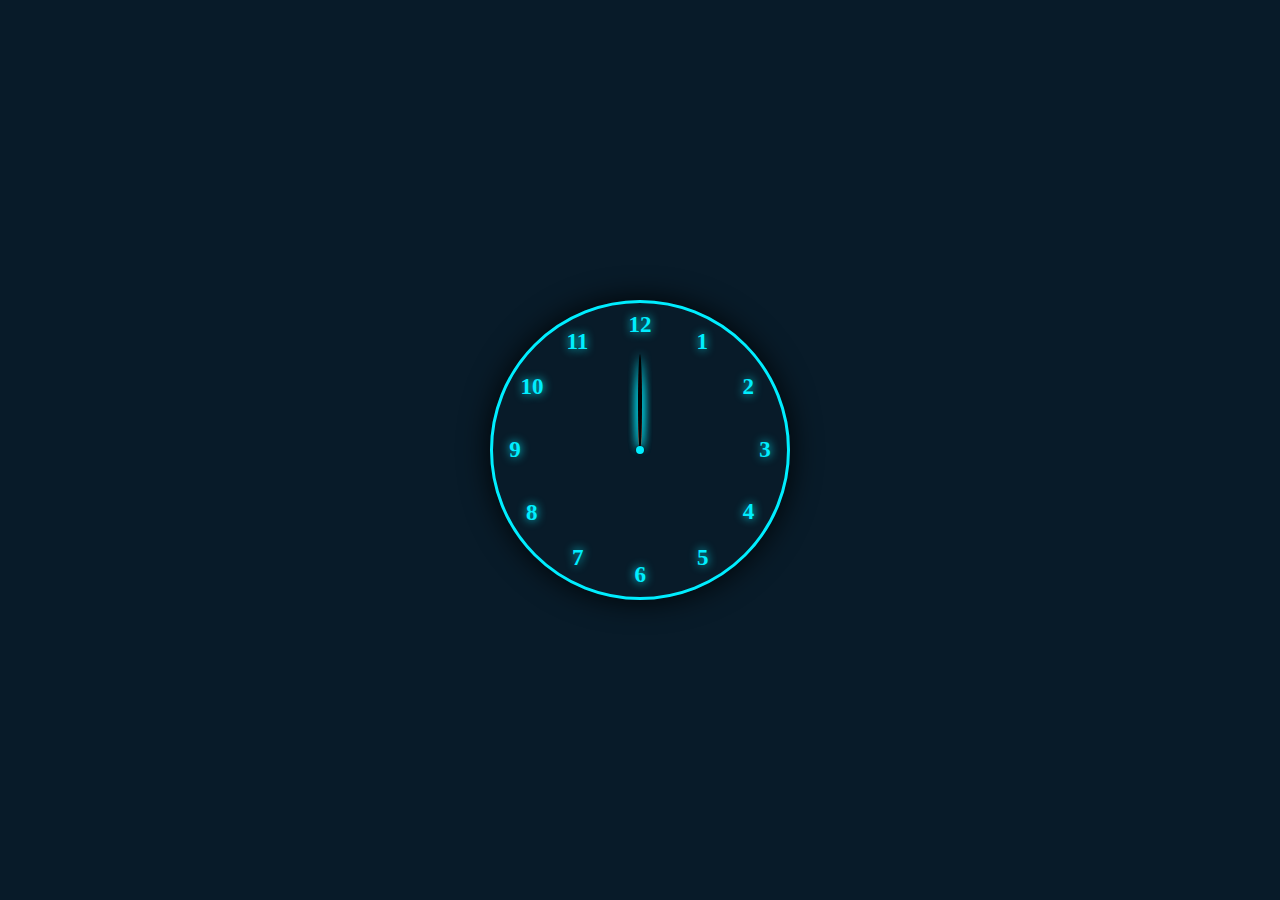
<file: index.html>
<!DOCTYPE html>
<html lang="de">
<head>
    <meta charset="UTF-8">
    <meta name="viewport" content="width=device-width, initial-scale=1.0">
    <link rel="stylesheet" href="styles.css">
    <!--Copyright, Publisher, Autor-->
    <meta name="author" content="Darwin Paz">
    <title>Analog Clock</title>
</head>
<body>
    <div class="container">
        <div class="clock">
        <div class="bar-sec"></div>

            <div style="--clr:#BF973A; --h:70px;" id="hour" class="hand"><i></i></div>
            <div style="--clr:#ff0202; --h:86px;" id="min" class="hand"><i></i></div>
            <div style="--clr:#000000; --h:96px;" id="sec" class="hand"><i></i></div>

            <span style="--i:1;"><b>1</b></span>
            <span style="--i:2;"><b>2</b></span>
            <span style="--i:3;"><b>3</b></span>
            <span style="--i:4;"><b>4</b></span>
            <span style="--i:5;"><b>5</b></span>
            <span style="--i:6;"><b>6</b></span>
            <span style="--i:7;"><b>7</b></span>
            <span style="--i:8;"><b>8</b></span>
            <span style="--i:9;"><b>9</b></span>
            <span style="--i:10;"><b>10</b></span>
            <span style="--i:11;"><b>11</b></span>
            <span style="--i:12;"><b>12</b></span>
        </div>
    </div>
    <script src="script.js"></script>
</body>
</html>
</file>
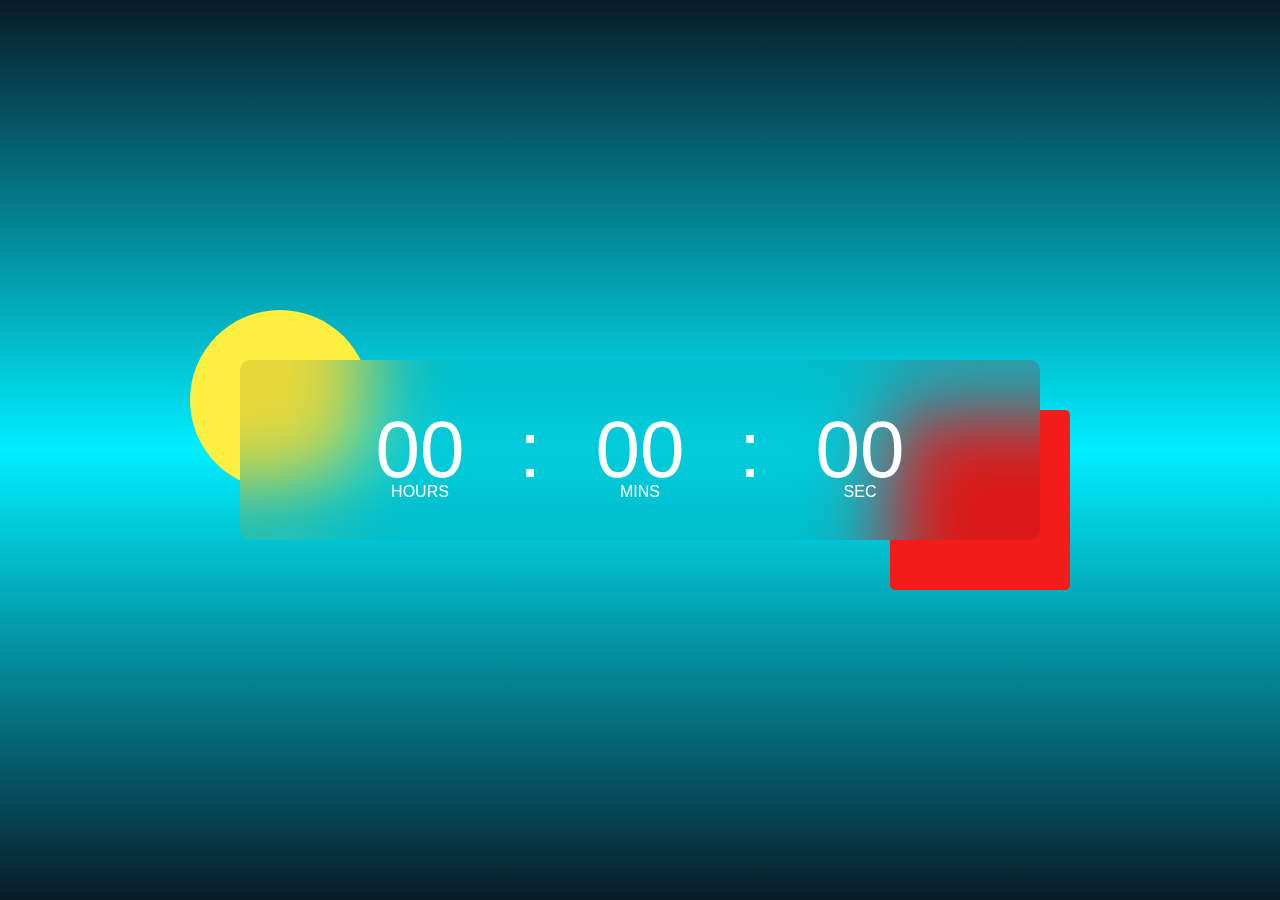
<file: DIGITAL-CLOCK/index.html>
<!DOCTYPE html>
<html lang="de">
<head>
    <meta charset="UTF-8">
    <meta name="viewport" content="width=device-width, initial-scale=1.0">
    <title>Digital Clock</title>
    <link rel="stylesheet" href="style.css">
    <!--Publisher, Autor-->
    <meta name="author" content="Darwin Paz">
</head>
<body>
    <div class="hero">
        <div class="container">
            <div class="clock">
                <span id="hrs">00</span>
                <span>:</span>
                <span id="min">00</span>
                <span>:</span>
                <span id="sec">00</span>
                <!-- <span id="session">AM</span> -->
            </div>
        </div>
    </div>

<script>
    
    let hrs = document.getElementById("hrs");
    let min = document.getElementById("min");
    let sec = document.getElementById("sec");
    
    /*
    let session = document.getElementById('session');

    if(hrs >= 12){
        session.innerHTML = "PM";
    }else{
        session.innerHTML = "AM";
    }
    */
    setInterval(()=>{
        let currentTime = new Date();

        hrs.innerHTML = (currentTime.getHours()<10?"0":"") + currentTime.getHours();
        min.innerHTML = (currentTime.getMinutes()<10?"0":"") + currentTime.getMinutes();
        sec.innerHTML = (currentTime.getSeconds()<10?"0":"") + currentTime.getSeconds();
    },1000)

</script>

</body>
</html>
</file>
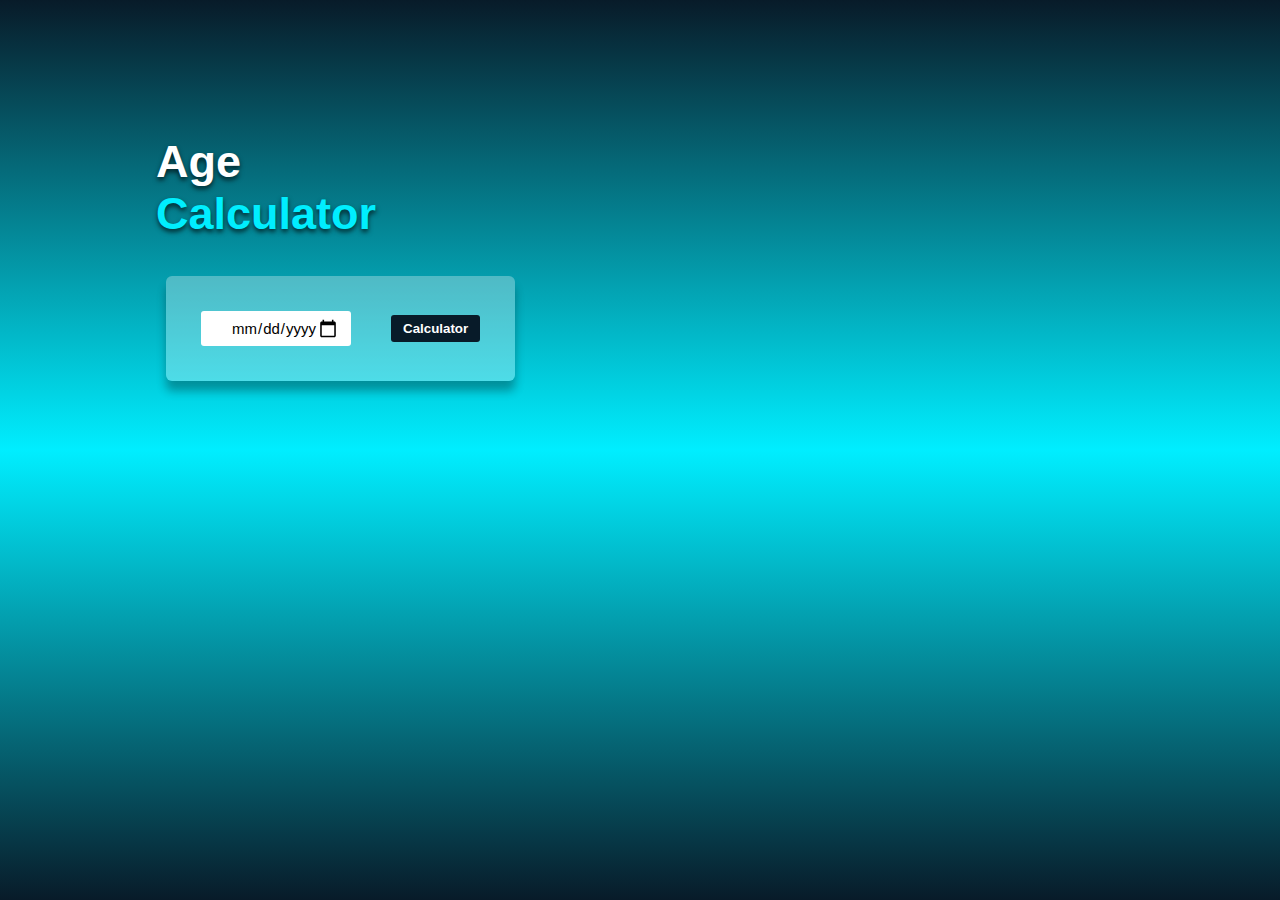
<file: DIGITAL-CLOCK/AGE-CALCULATOR/index.html>
<!DOCTYPE html>
<html lang="de">
<head>
    <meta charset="UTF-8">
    <meta name="viewport" content="width=device-width, initial-scale=1.0">
    <link rel="stylesheet" href="style.css">
    <!--Publisher, Autor-->
    <meta name="author" content="Darwin Paz">
    <title>Age Calculator</title>
</head>
<body>
    
<div class="container">
    <div class="calculator">
        <h1>Age<br><span>Calculator</span></h1>

        <div class="input-box">
            <input type="date" id="date">
            <button onclick="calculateAge()">Calculator</button>
        </div>
        <p id="result"></p>
    </div>
</div>

<script>

let userInput = document.getElementById("date");
userInput.max = new Date().toISOString().split("T")[0];
let result = document.getElementById("result");

function calculateAge(){
    let birthDate = new Date(userInput.value);

    let d1 = birthDate.getDate();
    let m1 = birthDate.getMonth() + 1;
    let y1 = birthDate.getFullYear();

    let today = new Date();

    let d2 = today.getDate();
    let m2 = today.getMonth() + 1;
    let y2 = today.getFullYear();

    let d3, m3, y3;

    y3 = y2 - y1;

    if(m2 >= m1){
        m3 = m2 - m1;
    }else{
        y3--;
        m3 = 12 + m2 - m1;
    }

    if(d2 >= d1){
        d3 = d2 - d1;
    }else{
        m3--;
        d3 = getDaysInMonth(y1, m1) + d2 - d1;
    }
    if(m3 < 0){
        m3 = 11;
        y3--;
    }
    result.innerHTML = `You are <span>${y3}</span> years, <span>${m3}</span> months and <span>${d3}</span> days old`;
}

function getDaysInMonth(year, month){
    return new Date(year, month, 0).getDate();
}

</script>

</body>
</html>
</file>
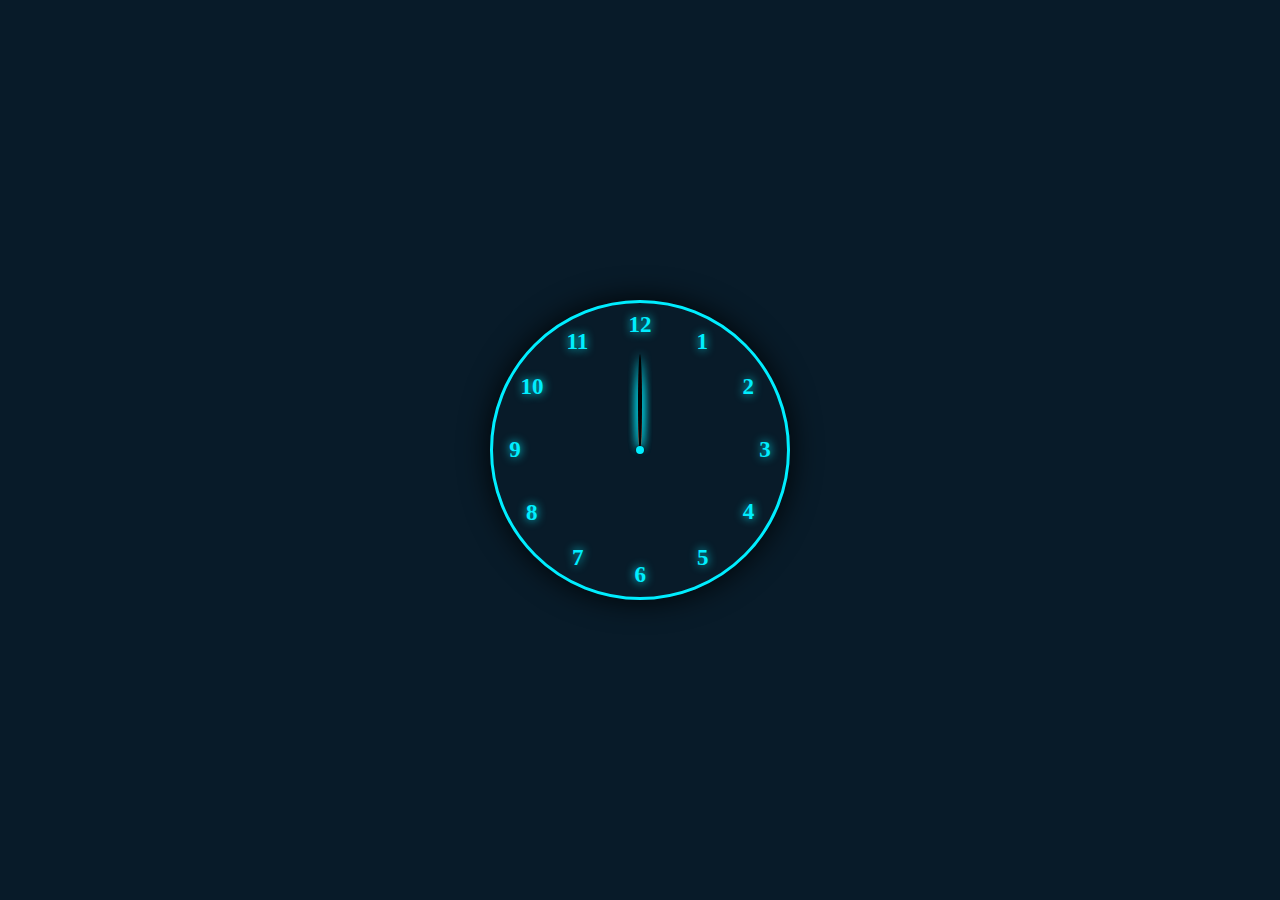
<file: DIGITAL-CLOCK/ANALOG-UHR/index.html>
<!DOCTYPE html>
<html lang="de">
<head>
    <meta charset="UTF-8">
    <meta name="viewport" content="width=device-width, initial-scale=1.0">
    <link rel="stylesheet" href="styles.css">
    <!--Publisher, Autor-->
    <meta name="author" content="Darwin Paz">
    <title>Analog Clock</title>
</head>
<body>
    <div class="container">
        <div class="clock">
        <div class="bar-sec"></div>

            <div style="--clr:#BF973A; --h:70px;" id="hour" class="hand"><i></i></div>
            <div style="--clr:#ff0202; --h:86px;" id="min" class="hand"><i></i></div>
            <div style="--clr:#000000; --h:96px;" id="sec" class="hand"><i></i></div>

            <span style="--i:1;"><b>1</b></span>
            <span style="--i:2;"><b>2</b></span>
            <span style="--i:3;"><b>3</b></span>
            <span style="--i:4;"><b>4</b></span>
            <span style="--i:5;"><b>5</b></span>
            <span style="--i:6;"><b>6</b></span>
            <span style="--i:7;"><b>7</b></span>
            <span style="--i:8;"><b>8</b></span>
            <span style="--i:9;"><b>9</b></span>
            <span style="--i:10;"><b>10</b></span>
            <span style="--i:11;"><b>11</b></span>
            <span style="--i:12;"><b>12</b></span>
        </div>
    </div>
    <script src="script.js"></script>
</body>
</html>
</file>
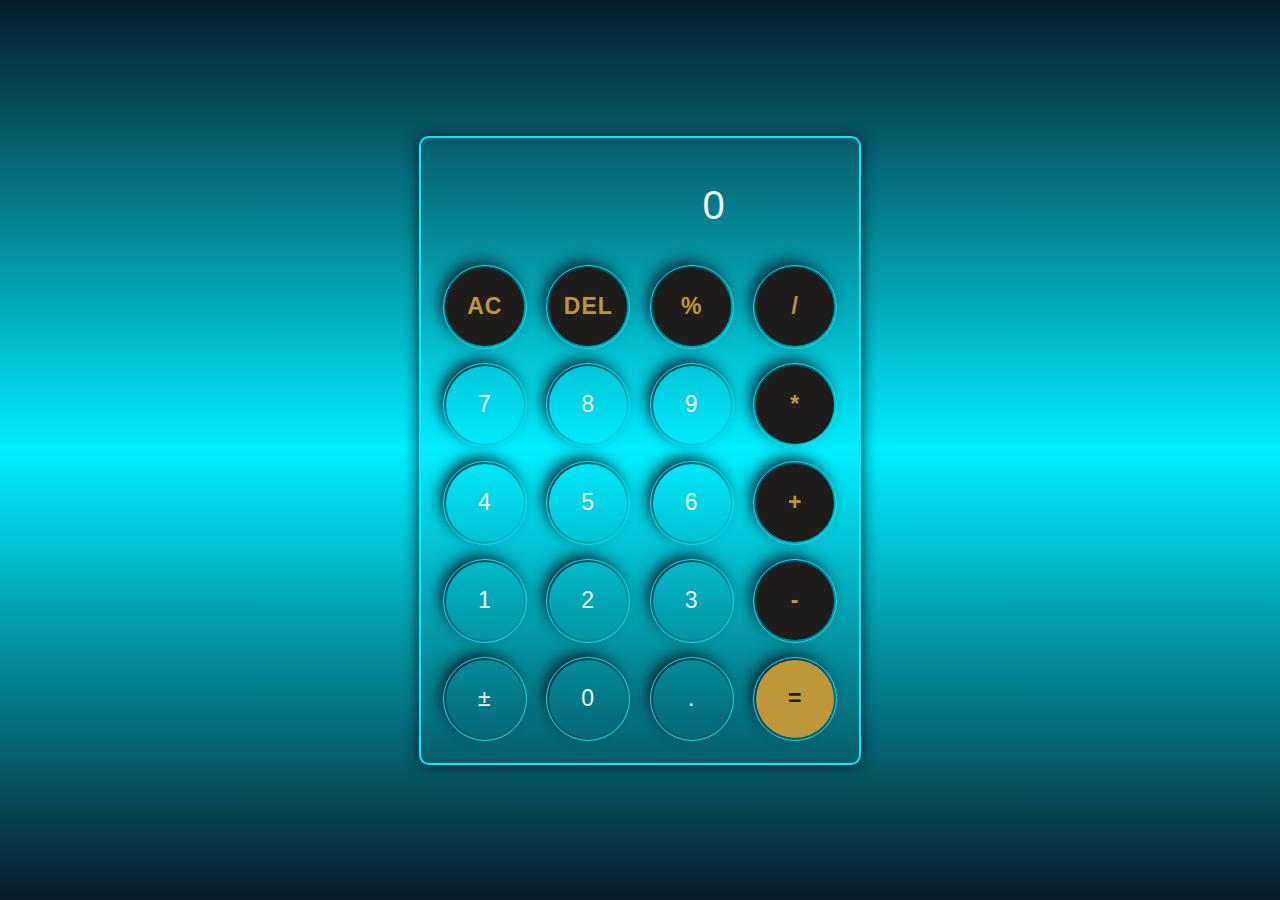
<file: DIGITAL-CLOCK/CALCULATOR/index.html>
<!DOCTYPE html>
<html lang="de">
<head>
    <meta charset="UTF-8">
    <meta name="viewport" content="width=device-width, initial-scale=1.0">
    <title>Calculator</title>
    <link rel="stylesheet" href="style.css">
</head>
<body>

    <div class="calculator">

        <div class="display">
            <input type="text" id="inputBox" value="0"
            placeholder="0" disabled>
        </div>

        <div class="row">
            <button type="button" class="opr">AC</button>
            <button type="button" class="opr">DEL</button>
            <button type="button" class="opr">%</button>
            <button type="button" class="opr">/</button>
        </div>

        <div class="row">
            <button type="button">7</button>
            <button type="button">8</button>
            <button type="button">9</button>
            <button type="button" class="opr">*</button>
        </div>

        <div class="row">
            <button type="button">4</button>
            <button type="button">5</button>
            <button type="button">6</button>
            <button type="button" class="opr">+</button>
        </div>

        <div class="row">
            <button type="button">1</button>
            <button type="button">2</button>
            <button type="button">3</button>
            <button type="button" class="opr">-</button>
        </div>

        <div class="row">
            <button type="button" id="plusMinus">&#xB1;</button>
            <button type="button">0</button>
            <button type="button">.</button>
            <button type="button" id="eqBtn">=</button>
        </div>

    </div>
    
    <script src="app.js"></script>

</body>
</html>
</file>
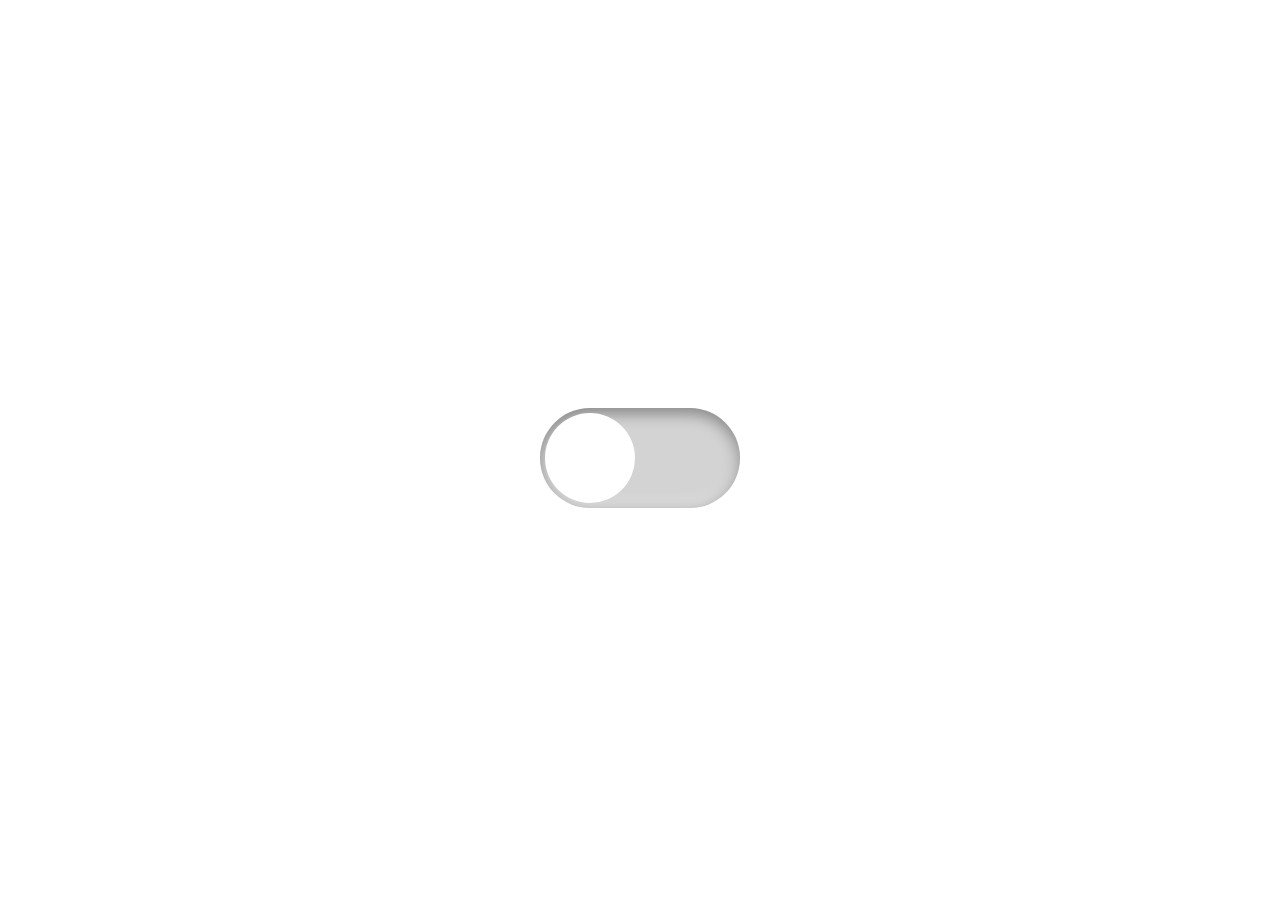
<file: DIGITAL-CLOCK/DARK-LIGHT-BOTTON/index.html>
<!DOCTYPE html>
<html lang="de">
<head>
    <meta charset="UTF-8">
    <meta name="viewport" content="width=device-width, initial-scale=1.0">
    <title>Toggle Button | Dark & Light</title>
    <link rel="stylesheet" href="style.css">
    <!--Publisher, Autor-->
    <meta name="author" content="Darwin Paz">
    <title>Dark | Light</title>
</head>
<body>
<input type="checkbox" id="button">
<label for="button"></label>

<script>
    let button = document.getElementById('button')

    button.addEventListener('change',()=>{
        document.body.classList.toggle('dark')
    })
</script>
</body>
</html>
</file>
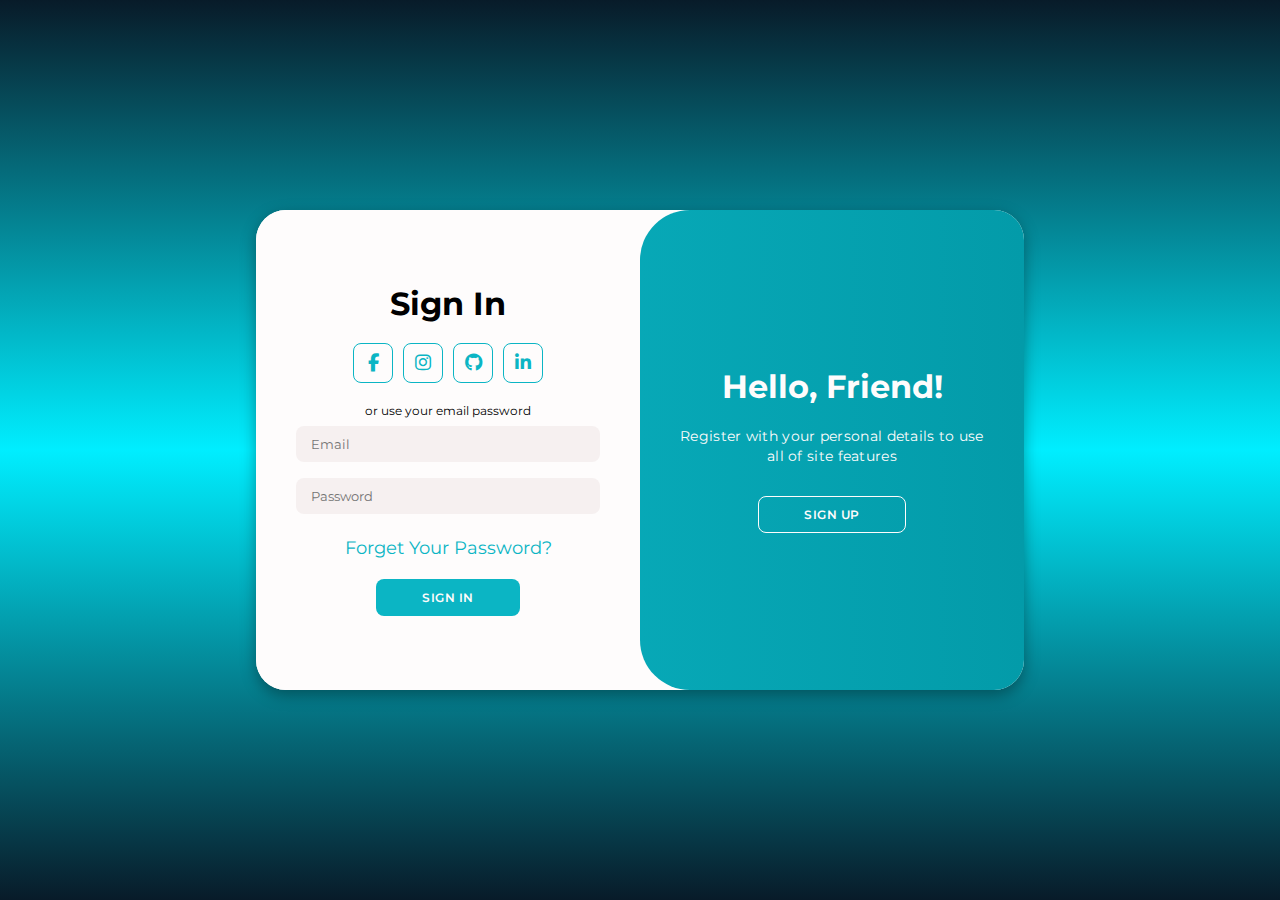
<file: DIGITAL-CLOCK/LOGIN 2.0/index.html>
<!DOCTYPE html>
<html lang="de">
<head>
    <meta charset="UTF-8">
    <meta name="viewport" content="width=device-width, initial-scale=1.0">
    <link rel="stylesheet" href="https://cdnjs.cloudflare.com/ajax/libs/font-awesome/6.4.2/css/all.min.css">
    <link rel="stylesheet" href="style.css">
    <!--Publisher, Autor-->
    <meta name="author" content="Darwin Paz">
    <title>Login 2.0</title>
</head>
<body>
    
    <div class="container" id="container">
        <div class="form-container sign-up">
            <form>
                <h1>Create Account</h1>
                <div class="social-icons">
                    <a href="#" class="icon"><i class="fa-brands fa-facebook-f"></i></a>
                    <a href="#" class="icon"><i class="fa-brands fa-instagram"></i></a>
                    <a href="#" class="icon"><i class="fa-brands fa-github"></i></a>
                    <a href="#" class="icon"><i class="fa-brands fa-linkedin-in"></i></a>
                </div>
                <span>or use your email for registeration</span>
                <input type="text" placeholder="Name">
                <input type="email" placeholder="Email">
                <input type="password" placeholder="Password">
                <button>Sign Up</button>
            </form>
        </div>
        <div class="form-container sign-in">
            <form>
                <h1>Sign In</h1>
                <div class="social-icons">
                    <a href="#" class="icon"><i class="fa-brands fa-facebook-f"></i></a>
                    <a href="#" class="icon"><i class="fa-brands fa-instagram"></i></a>
                    <a href="#" class="icon"><i class="fa-brands fa-github"></i></a>
                    <a href="#" class="icon"><i class="fa-brands fa-linkedin-in"></i></a>
                </div>
                <span>or use your email password</span>
                <input type="email" placeholder="Email">
                <input type="password" placeholder="Password">
                <a href="#">Forget Your Password?</a>
                <button>Sign In</button>
            </form>
        </div>
        <div class="toggle-container">
            <div class="toggle">
                <div class="toggle-panel toggle-left">
                    <h1>Welcome Back!</h1>
                    <p>Enter your personal details to use all of site features</p>
                    <button class="hidden" id="login">Sign In</button>
                </div>
                <div class="toggle-panel toggle-right">
                    <h1>Hello, Friend!</h1>
                    <p>Register with your personal details to use all of site features</p>
                    <button class="hidden" id="register">Sign Up</button>
                </div>
            </div>
        </div>
    </div>

    <script src="script.js"></script>

</body>
</html>
</file>
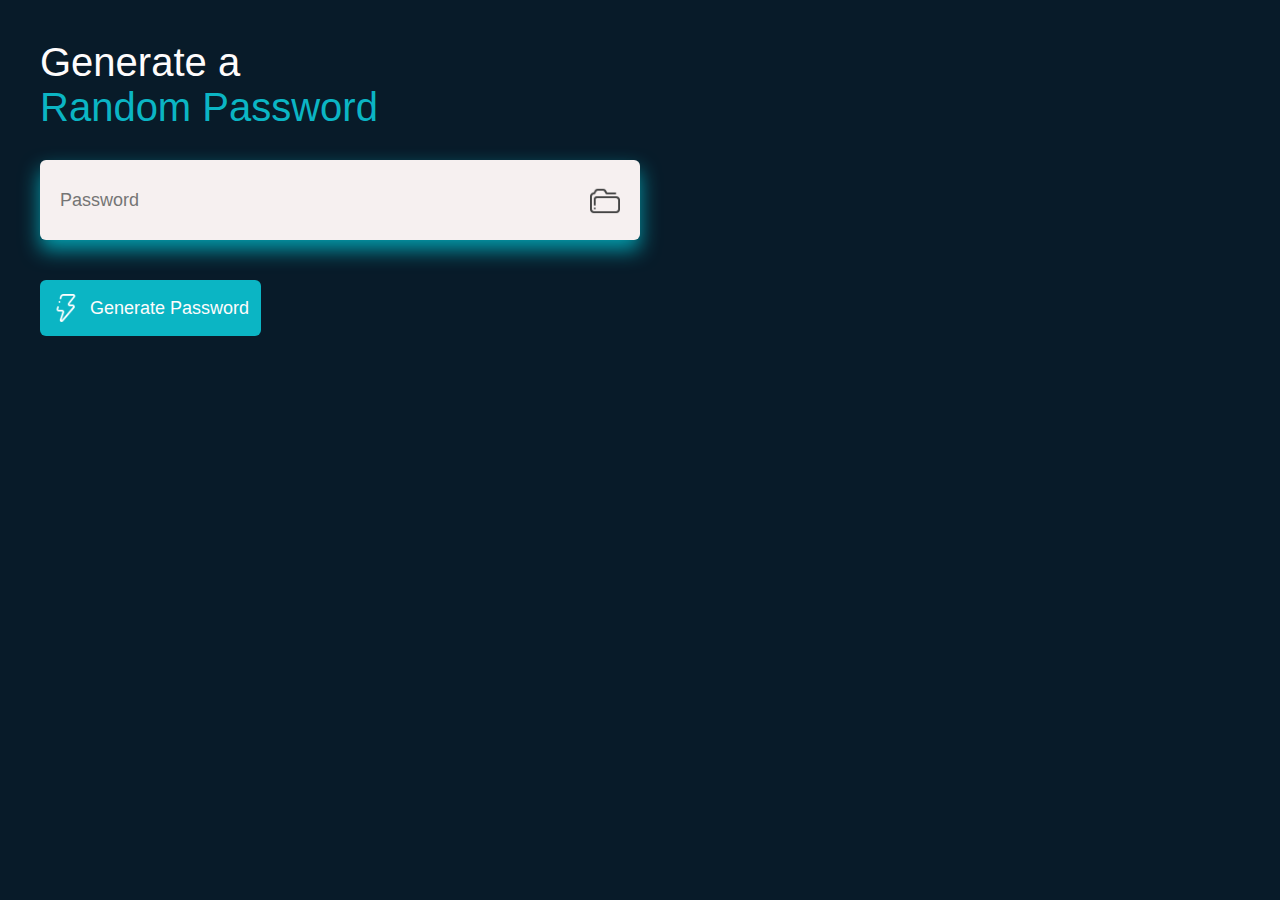
<file: DIGITAL-CLOCK/PASSWORD-GENERATOR/index.html>
<!DOCTYPE html>
<html lang="de">
<head>
    <meta charset="UTF-8">
    <meta name="viewport" content="width=device-width, initial-scale=1.0">
    <link rel="stylesheet" href="style.css">
    <!--Publisher, Autor-->
    <meta name="author" content="Darwin Paz">
    <title>Random Password Generator</title>
</head>
<body>
    
<div class="container">
    <h1>Generate a <br><span>Random Password</span></h1>
    <div class="display">
        <input type="text" id="password" placeholder="Password">
        <img src="images/copy.png" onclick="copyPassword()">
    </div>
    <button onclick="createPassword()"><img src="images/generate.png">Generate Password</button>
</div>

<script>

    const passwordBox = document.getElementById("password");
    const lenght = 12;

    const upperCase = "ABCDEFGHIJKLMNOPQRSTUVWXYZ";
    const lowerCase = "abcdefghijklmnopqrstuvwxyz";
    const number = "0123456789";
    const symbol = "@#$%^<>&()_+|}{[]/-=*";

    const allChars = upperCase + lowerCase + number + symbol;

    function createPassword(){
        let password = "";
        password += upperCase[Math.floor(Math.random() * upperCase.length)];
        password += lowerCase[Math.floor(Math.random() * lowerCase.length)];
        password += number[Math.floor(Math.random() * number.length)];
        password += symbol[Math.floor(Math.random() * symbol.length)];

        while(lenght > password.length){
            password += allChars[Math.floor(Math.random() * allChars.length)];
        }
        passwordBox.value = password;
    }

    function copyPassword(){
        passwordBox.select();
        document.execCommand("copy");
    }

</script>

</body>
</html>
</file>
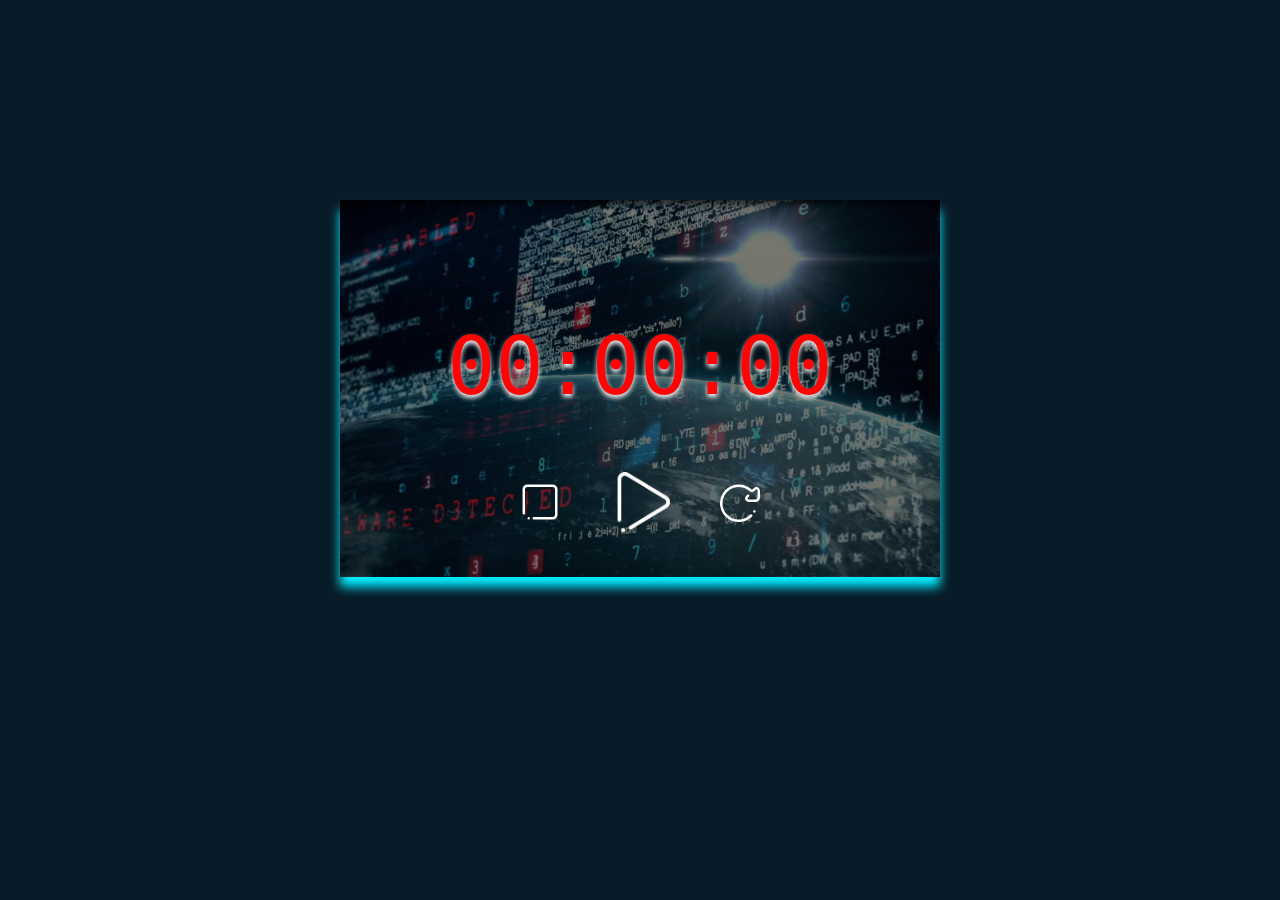
<file: DIGITAL-CLOCK/STOPWATCH/index.html>
<!DOCTYPE html>
<html lang="de">
<head>
    <meta charset="UTF-8">
    <meta name="viewport" content="width=device-width, initial-scale=1.0">
    <link rel="stylesheet" href="style.css">
    <!--Publisher, Autor-->
    <meta name="author" content="Darwin Paz">
    <title>Stopwatch</title>
</head>
<body>
    
<div class="stopwatch">
    <h1 id="displayTime">00:00:00</h1>
    <div class="buttons">
        <img src="images/Stop.png" onclick="watchStop()">
        <img src="images/Play.png" onclick="watchStart()">
        <img src="images/Reload.png" onclick="watchReset()">
    </div>
</div>

<script>

    let [seconds, minutes, hours] = [0,0,0];
    let displayTime = document.getElementById("displayTime");
    let timer = null;

    function stopwatch(){
        seconds++;
        if(seconds == 60){
            seconds = 0;
            minutes++;
            if(minutes == 60){
                minutes = 0;
                hours++;
            }
        }

        let h = hours < 10 ? "0" + hours : hours;
        let m = minutes < 10 ? "0" + minutes : minutes;
        let s = seconds < 10 ? "0" + seconds : seconds;

        displayTime.innerHTML = h +":"+ m +":"+ s;
    }

    function watchStart(){
        if(timer!== null)
        {
            clearInterval(timer);
        }
        timer = setInterval(stopwatch,1000);
    }

    function watchStop(){
        clearInterval(timer);
    }

    function watchReset(){
        clearInterval(timer);
        [seconds, minutes, hours] = [0,0,0];
        displayTime.innerHTML = "00:00:00";
    }

</script>

</body>
</html>
</file>
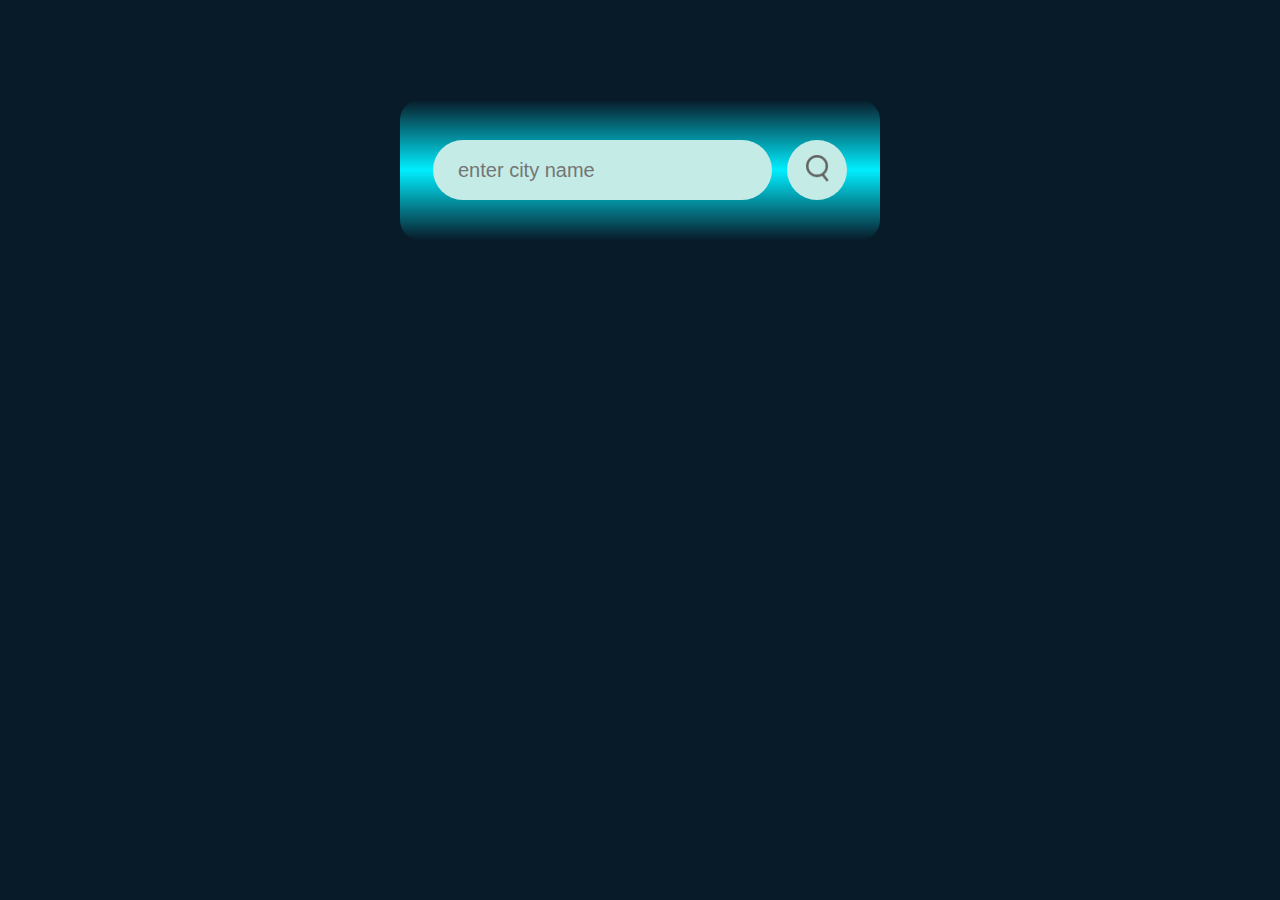
<file: DIGITAL-CLOCK/WEATHER-APP/index.html>
<!DOCTYPE html>
<html lang="de">
<head>
    <meta charset="UTF-8">
    <meta name="viewport" content="width=device-width, initial-scale=1.0">
    <title>Weather App</title>
    <link rel="stylesheet" href="style.css">
    <!--Publisher, Autor-->
    <meta name="author" content="Darwin Paz">
</head>
<body>

<div class="card">
    <div class="search">
        <input type="text" placeholder="enter city name" spellcheck="false">
        <button><img src="images/search.png"></button>
    </div>
    <div class="error">
        <p>Invalid city name</p>
    </div>

    <div class="weather">
        <img src="images/rain.png" class="weather-icon">

        <h1 class="temp">22 °C</h1>

        <h2 class="city">New York</h2>
        <div class="details">

            <div class="col">
                <img src="images/humidity.png">
                <div>
                    <p class="humidity">50%</p>
                    <p>Humidity</p>
                </div>
            </div>

            <div class="col">
                <img src="images/wind.png">
                <div>
                    <p class="wind">23 km/h</p>
                    <p>Wind Speed</p>
                </div>
            </div>
        </div>
    </div>
</div>

<script>

// https://openweathermap.org/
const apiKey = "ef28e0f0d86e732ce4f82d82418da2c6";
const apiUrl = "https://api.openweathermap.org/data/2.5/weather?unit=metric&q=";

const searchBox = document.querySelector(".search input");
const searchBtn = document.querySelector(".search button");
const weatherIcon = document.querySelector(".weather-icon");

async function checkWeather(city){
    const response = await fetch(apiUrl + city + `&appid=${apiKey}`);

    if(response.status == 404){
        document.querySelector(".error").style.display = "block";
        document.querySelector(".weather").style.display = "none";
    }else{

        var data = await response.json();

    document.querySelector(".city").innerHTML = data.name;
    document.querySelector(".temp").innerHTML = Math.floor(data.main.temp * 1) / 10 + "°C"; // Falta calibrar temp
    document.querySelector(".humidity").innerHTML = data.main.humidity + "%";
    document.querySelector(".wind").innerHTML = data.wind.speed + " km/h";

    if(data.weather[0].main == "Clouds"){
        weatherIcon.src = "images/clouds.png";
    }
    else if(data.weather[0].main == "Clear"){
            weatherIcon.src = "images/clear.png";
    }
    else if(data.weather[0].main == "Rain"){
            weatherIcon.src = "images/rain.png";
    }
    else if(data.weather[0].main == "Drizzle"){
            weatherIcon.src = "images/drizzle.png";
    }
    else if(data.weather[0].main == "Mist"){
            weatherIcon.src = "images/mist.png";
    }

    document.querySelector(".weather").style.display = "block";
    document.querySelector(".error").style.display = "none";
    }

    
}

    searchBtn.addEventListener("click", ()=>{
        checkWeather(searchBox.value);
    })



</script>

</body>
</html>
</file>
<file: styles.css>
/* VARIABLES DEFINITION */
:root{
    --color-number: #BF973A;
    --color-secondary: #433F3E;

    --color-background: #081b29;
    --color-transparent: transparent;

    --color-hour: #0ef;
    --color-min: #1f1c1c;
    --color-sec: #433F3E;
}

/*--GENERAL STYLES--*/
*{
    margin: 0;
    padding: 0;
    box-sizing: border-box;
    font-family: 'Franklin Gothic Medium';
    color: var(--color-number);
}

body{
    display: flex;
    justify-content: center;
    align-items: center;
    min-height: 100vh;
    background-color: var(--color-background);
    overflow: hidden;
}

.container{
    position: relative;
}

.clock{
    width: 300px;
    height: 300px;
    border-radius: 50%;
    
    border: 3px solid var(--color-hour);
    box-shadow: 0px 0px 30px rgb(0, 0, 0, 0.9);

    display: flex;
    justify-content: center;
    align-items: center;
}


.bar-sec span b{
    display: inline-block;
    width: 2;
    height: 10;
    background: var(--color-hour);
}

.clock span{
    position: absolute;
    transform: rotate(calc(30deg * var(--i)));
    inset: 12px;
    text-align: center;
}

.clock span b{
    transform: rotate(calc(-30deg * var(--i)));
    display: inline-block;
    font-size: 23px;
    color: var(--color-hour);
    text-shadow: 0 0 10px var(--color-hour);
}


.clock::before{
    content: '';
    position: absolute;
    width: 8px;
    height: 8px;
    border-radius: 50%;
    background-color: var(--color-number);
    z-index: 2;
}

.clock::before{
    content: '';
    position: absolute;
    top: 50%;
    transform: translateY(-50%);
    width: 8px;
    height: 8px;
    background: var(--color-hour);
    border-radius: 50%;
    box-shadow: 0px 0px 2px rgb(0, 0, 0, 0.9);
}

.hand{
    position: absolute;
    display: flex;
    justify-content: center;
    align-items: flex-end;
}

.hand i{
    position: absolute;
    background-color: var(--clr);
    width: 4px;
    height: var(--h);
    border-radius: 8px;

    display: inline-block;
    transform-origin: bottom;
    border-radius: 50%;
    box-shadow: 0 0 10px var(--color-hour);
}
</file>
<file: DIGITAL-CLOCK/style.css>
*{
    margin: 0;
    padding: 0;
    font-family: 'Poppins', sans-serif;
    box-sizing: border-box;
}

.hero{
    width: 100%;
    min-height: 100vh;
    background: linear-gradient(180deg,#081b29, #0ef, #081b29);
    color: #fff;
    position: relative;
}

.container{
    width: 800px;
    height: 180px;
    position: absolute;
    top: 50%;
    left: 50%;
    transform: translate(-50%, -50%);
}

.clock{
    width: 100%;
    height: 100%;
    background: rgba(0, 0, 0, 0.093);
    border-radius: 10px;
    display: flex;
    align-items: center;
    justify-content: center;

    backdrop-filter: blur(40px);
}

.container::before{
    content: '';
    width: 180px;
    height: 180px;
    background: #ffef41;
    border-radius: 50%;
    position: absolute;
    left: -50px;
    top: -50px;
    z-index: -1;
}

.container::after{
    content: '';
    width: 180px;
    height: 180px;
    background: #f41b1b;
    border-radius: 5px;
    position: absolute;
    right: -30px;
    bottom: -50px;
    z-index: -1;
}

.clock span{
    font-size: 80px;
    width: 110px;
    display: inline-block;
    text-align: center;
    position: relative;
}

.clock span::after{
    font-size: 16px;
    position: absolute;
    bottom: -5px;
    left: 50%;
    transform: translate(-50%);
}

#hrs::after{
    content: 'HOURS';
}

#min::after{
    content: 'MINS';
}

#sec::after{
    content: 'SEC';
}
</file>
<file: DIGITAL-CLOCK/AGE-CALCULATOR/style.css>
/* VARIABLES DEFINITION */

:root{
    --color-principal: #dbf1ee;
    --color-secondary: #26e0d7;

    --color-background: #081b29;
    --color-background2: #0ef;
    --color-transparent: transparent;

    --color-text: #081b29;
    --color-click: #26eb0c;
    --color-white:#fff;
}

/*--GENERAL STYLES--*/
*{
    margin: 0;
    padding: 0;
    font-family: 'Poppins', sans-serif;
    box-sizing: border-box;
}

.container{
    width: 420;
    padding: 10px;
    min-height: 100vh;
    background: linear-gradient(180deg, #081b29, #0ef, #081b29);
    color: var(--color-white);
}

.calculator{
    width: 100%;
    max-width: 500%;
    margin-left: 10%;
    margin-top: 10%;
}
.calculator h1{
    margin: 20px;
    margin-bottom: 6px;
    font-size: 45px;
    text-shadow: 0 3px 5px rgba(0, 0, 0, 0.7);
}
.calculator h1 span{
    color: var(--color-background2);
}

.input-box{
    position: absolute;
    margin: 30px;
    padding: 35px;
    border-radius: 6px;
    background: rgba(255, 255, 255, 0.3);
    display: flex;
    align-items: center;
    box-shadow: 0 10px 10px rgba(0, 0, 0, 0.3);
}
.input-box input{
    flex: 1;
    margin-right: 40px;
    padding: 8px 30px;
    border: 0;
    outline: 0;
    font-size: 15px;
    border-radius: 3px;
}
.input-box button{
    background: var(--color-text);
    border: 0;
    outline: 0;
    padding: 6px 12px;
    border-radius: 3px;
    font-weight: 600;
    color: var(--color-white);
    cursor: pointer;
}
.input-box input::-webkit-calendar-picker-indicator{
    top: 0;
    left: 0;
    right: 165px;
    bottom: 0;
    width: auto;
    height: auto;
    position: absolute;
    background-position: calc(100% - 10px);
    background-size: 20px;
    cursor: pointer;
}
.input-box button:hover {
    background-color: var(--color-click);
    color: var(--color-background);
    transform:scale(1.1);
    box-shadow: 0 10px 10px rgba(0, 0, 0, 0.3);
}

#result{
    font-size: 14px;
    position: relative;
    left: 30px;
    text-shadow: 0 3px 5px rgba(0, 0, 0, 0.7);
}

#result span{
    color: var(--color-click);
}
</file>
<file: DIGITAL-CLOCK/ANALOG-UHR/styles.css>
/* VARIABLES DEFINITION */
:root{
    --color-number: #BF973A;
    --color-secondary: #433F3E;

    --color-background: #081b29;
    --color-transparent: transparent;

    --color-hour: #0ef;
    --color-min: #1f1c1c;
    --color-sec: #433F3E;
}

/*--GENERAL STYLES--*/
*{
    margin: 0;
    padding: 0;
    box-sizing: border-box;
    font-family: 'Franklin Gothic Medium';
    color: var(--color-number);
}

body{
    display: flex;
    justify-content: center;
    align-items: center;
    min-height: 100vh;
    background-color: var(--color-background);
    overflow: hidden;
}

.container{
    position: relative;
}

.clock{
    width: 300px;
    height: 300px;
    border-radius: 50%;
    
    border: 3px solid var(--color-hour);
    box-shadow: 0px 0px 30px rgb(0, 0, 0, 0.9);

    display: flex;
    justify-content: center;
    align-items: center;
}


.bar-sec span b{
    display: inline-block;
    width: 2;
    height: 10;
    background: var(--color-hour);
}

.clock span{
    position: absolute;
    transform: rotate(calc(30deg * var(--i)));
    inset: 12px;
    text-align: center;
}

.clock span b{
    transform: rotate(calc(-30deg * var(--i)));
    display: inline-block;
    font-size: 23px;
    color: var(--color-hour);
    text-shadow: 0 0 10px var(--color-hour);
}


.clock::before{
    content: '';
    position: absolute;
    width: 8px;
    height: 8px;
    border-radius: 50%;
    background-color: var(--color-number);
    z-index: 2;
}

.clock::before{
    content: '';
    position: absolute;
    top: 50%;
    transform: translateY(-50%);
    width: 8px;
    height: 8px;
    background: var(--color-hour);
    border-radius: 50%;
    box-shadow: 0px 0px 2px rgb(0, 0, 0, 0.9);
}

.hand{
    position: absolute;
    display: flex;
    justify-content: center;
    align-items: flex-end;
}

.hand i{
    position: absolute;
    background-color: var(--clr);
    width: 4px;
    height: var(--h);
    border-radius: 8px;

    display: inline-block;
    transform-origin: bottom;
    border-radius: 50%;
    box-shadow: 0 0 10px var(--color-hour);
}
</file>
<file: DIGITAL-CLOCK/CALCULATOR/style.css>
/* VARIABLES DEFINITION */
:root{
    --color-principal: #BF973A;
    --color-secondary: #f5f0ef;

    --color-background: #081b29;
    --color-background2: #0ef;
    --color-transparent: transparent;

    --color-number: #081b29;
    --color-opr: #1f1c1c;
    --color-del: #ed1818;
    --color-ac: #433F3E;
}

/*--GENERAL STYLES--*/
*{
    margin: 0;
    padding: 0;
    box-sizing: border-box;
    font-family: 'Franklin Gothic Medium', 'Arial Narrow', Arial, sans-serif;
    letter-spacing: 1px;
}

body{
    min-height: 100vh;
    max-width: 100%;
    display: flex;
    justify-content: center;
    align-items: center;

    background: linear-gradient(180deg,#081b29, #0ef, #081b29);
}

.calculator{
    padding: 15px;
    box-shadow: 0 0 15px var(--color-background);
    border: 2px solid var(--color-background2);
    border-radius: 10px;
}

.display input{
    width: 300px;
    border: none;
    outline: none;
    padding: 20px;
    margin: 10px;
    background: transparent;
    color: var(--color-secondary);
    font-size: 40px;
    text-align: right;
    cursor: pointer;
}

input::placeholder{
    color: var(--color-secondary);
}

button{
    width: 78px;
    height: 78px;
    margin: 10px;
    background: transparent;
    font-size: 23px;
    font-weight: 500;
    color: var(--color-secondary);
    border: 0;
    border-radius: 50%;
    box-shadow: -5px -6px 15px var(--color-background);
    outline: 1px solid var(--color-background2);
    outline-offset: 2px;
    cursor: pointer;
}

button:active{
    background: var(--color-number);
    transform: translate(2px, 2px);
}

.opr{
    color: var(--color-principal);
    background: var(--color-opr);
    font-weight: 600;
}

#eqBtn{
    color: var(--color-opr);
    background: var(--color-principal);
    font-weight: 700;
}
</file>
<file: DIGITAL-CLOCK/DARK-LIGHT-BOTTON/style.css>
/*--GENERAL STYLES--*/

body{
    display: flex;
    align-items: center;
    justify-content: center;
    min-height: 100vh;
    transition: .3s  ease;
}

.dark{
    background-color: #081b29;
}

#button{
    display: none;
}

label{
    width: 200px;
    height: 100px;
    background-color: lightgrey;
    border-radius: 50px;
    box-shadow: inset 0px 5px 15px rgba(0, 0, 0, 0.4),
                inset 0px -5px 15px rgba(255, 255, 255, 0.4);
    position: relative;
    cursor: pointer;
}

label::before{
    position: absolute;
    content: "";
    height: 90px;
    width: 90px;
    background-color: white;
    border-radius: 50%;
    margin: 5px;
    transform: .3s ease;
}

#button:checked + label::before{
    transform: translateX(100px);
    background-color: #081b29;

}
</file>
<file: DIGITAL-CLOCK/LOGIN 2.0/style.css>
@import url('https://fonts.googleapis.com/css2?family=Montserrat:wght@300;400;500;600;700&display=swap');

/* VARIABLES DEFINITION */

:root{
    --color-principal:  #0bb5c4;
    --color-secondary: #433F3E;

    --color-background: #081b29;
    --color-white: #fefcfc;
    --color-transparent: transparent;
    
    --color-icons: #1f1c1c;
    --color-title: #dcd8d6;
    --color-subtitle: #000000;
    --color_text: #433F3E;

    --color-placeholder: #f6f0f0;
}

/*--GENERAL STYLES--*/

*{
    margin: 0;
    padding: 0;
    box-sizing: border-box;
    font-family: 'Montserrat', sans-serif;
}

body{
    
    background: linear-gradient(180deg, #081b29, #0ef, #081b29);
    display: flex;
    align-items: center;
    justify-content: center;
    flex-direction: column;
    height: 100vh;
}

.container{
    background-color: var(--color-white);
    border-radius: 30px;
    box-shadow: 0 5px 15px rgba(0, 0, 0, 0.35);
    position: relative;
    overflow: hidden;
    width: 768px;
    max-width: 100%;
    min-height: 480px;
}

.container p{
    font-size: 14px;
    line-height: 20px;
    letter-spacing: 0.3px;
    margin: 20px 0;
}

.container span{
    font-size: 12px;
}

.container a{
    color: var(--color-principal);
    font-size: 18px;
    text-decoration: none;
    margin: 15px 0 10px;
}

.container button{
    background-color: var(--color-principal);
    color: var(--color-white);
    font-size: 12px;
    padding: 10px 45px;
    border: 1px solid transparent;
    border-radius: 8px;
    font-weight: 600;
    letter-spacing: 0.5px;
    text-transform: uppercase;
    margin-top: 10px;
    cursor: pointer;
}

.container button.hidden{
    background-color: transparent;
    border-color: var(--color-white);
}

.container button:hover {
    transform:scale(1.1);
    box-shadow: 0 10px 10px rgba(0, 0, 0, 0.3);
}

.container form{
    background-color: var(--color-white);
    display: flex;
    align-items: center;
    justify-content: center;
    flex-direction: column;
    padding: 0 40px;
    height: 100%;
}

.container input{
    background-color: var(--color-placeholder);
    border: none;
    margin: 8px 0;
    padding: 10px 15px;
    font-size: 13px;
    border-radius: 8px;
    width: 100%;
    outline: none;
}

.form-container{
    position: absolute;
    top: 0;
    height: 100%;
    transition: all 0.6s ease-in-out;
}

.sign-in{
    left: 0;
    width: 50%;
    z-index: 2;
}

.container.active .sign-in{
    transform: translateX(100%);
}

.sign-up{
    left: 0;
    width: 50%;
    opacity: 0;
    z-index: 1;
}

.container.active .sign-up{
    transform: translateX(100%);
    opacity: 1;
    z-index: 5;
    animation: move 0.6s;
}

@keyframes move{
    0%, 49.99%{
        opacity: 0;
        z-index: 1;
    }
    50%, 100%{
        opacity: 1;
        z-index: 5;
    }
}

.social-icons{
    margin: 20px 0;
}

.social-icons a{
    border: 1px solid var(--color-principal);
    border-radius: 20%;
    display: inline-flex;
    justify-content: center;
    align-items: center;
    margin: 0 3px;
    width: 40px;
    height: 40px;
}

.social-icons a:hover{
    opacity: 1;
    background-color: rgba(255, 255, 255, 0.20);
    border-radius: 3rem;
    transition: all 300ms ease-in-out;
    background-color: var(--color-principal);
    color: var(--color-white);
}



.toggle-container{
    position: absolute;
    top: 0;
    left: 50%;
    width: 50%;
    height: 100%;
    overflow: hidden;
    transition: all 0.6s ease-in-out;
    border-radius: 50px 0 0 50px;
    z-index: 1000;
}

.container.active .toggle-container{
    transform: translateX(-100%);
    border-radius: 0 50px 50px 0;
}

.toggle{
    background-color: var(--color-principal);
    height: 100%;
    background: linear-gradient(to right, #0bb5c4, #039ba9);
    color: var(--color-white);
    position: relative;
    left: -100%;
    height: 100%;
    width: 200%;
    transform: translateX(0);
    transition: all 0.6s ease-in-out;
}

.container.active .toggle{
    transform: translateX(50%);
}

.toggle-panel{
    position: absolute;
    width: 50%;
    height: 100%;
    display: flex;
    align-items: center;
    justify-content: center;
    flex-direction: column;
    padding: 0 30px;
    text-align: center;
    top: 0;
    transform: translateX(0);
    transition: all 0.6s ease-in-out;
}

.toggle-left{
    transform: translateX(-200%);
}

.container.active .toggle-left{
    transform: translateX(0);
}

.toggle-right{
    right: 0;
    transform: translateX(0);
}

.container.active .toggle-right{
    transform: translateX(200%);
}
</file>
<file: DIGITAL-CLOCK/PASSWORD-GENERATOR/style.css>
/* VARIABLES DEFINITION */

:root{
    --color-principal:  #0bb5c4;
    --color-secondary: #26eb0c;

    --color-background: #081b29;
    --color-white: #fefcfc;
    --color-transparent: transparent;
    
    --color-placeholder: #f6f0f0;
    --color-click:#f0a30a;
}

/*--GENERAL STYLES--*/

*{
    margin: 0;
    padding: 0;
    font-family: 'Poppins', sans-serif;
    box-sizing: border-box;
}
/*-- body + title --*/
body{
    background: var(--color-background);
    color: var(--color-white);
}

.container{
    margin: 40px;
    width: 80%;
    max-width: 600px;
}

.display{
    width: 100%;
    margin-top: 30px;
    margin-bottom: 40px;
    background: var(--color-placeholder);
    box-shadow: 0 10px 20px rgba(0, 238, 255, 0.603);
    display: flex;
    align-items: center;
    justify-content: space-between;
    padding: 25px 20px;
    border-radius: 6px;
}
/*-- title --*/
.container h1{
    font-weight: 500;
    font-size: 40px;
}
.container h1 span{
    color: var(--color-principal);
    padding-bottom: 7px;
}

.display img{
    width: 30px;
    height: 30px;
    cursor: pointer;
}

.display img:hover{
    transform: scale(1.2);
    transition: 0.9s;
}

.display input{
    background: var(--color-placeholder);
    border: 0;
    outline: 0;
    font-size: 18px;
}

.container button{
    border: 0;
    outline: 0;
    background: var(--color-principal);
    color: var(--color-white);
    font-size: 18px;
    font-weight: 300;
    display: flex;
    align-items: center;
    justify-content: center;
    padding: 14px 12px;
    border-radius: 6px;
    cursor: pointer;
}
.container button:hover {
    background-color: var(--color-click);
    color: var(--color-background);
}

.container button:active {
    background-color: var(--color-secondary);
    color: var(--color-background);
    box-shadow: 0 0 2px #000;
}
.container button img{
    width: 28px;
    margin-right: 10px;
}
</file>
<file: DIGITAL-CLOCK/STOPWATCH/style.css>
/* VARIABLES DEFINITION */

:root{
    --color-principal: #0ef;
    --color-secondary: #fff;

    --color-background: #081b29;
    --color-transparent: transparent;

    --color-numbers: #fd0505;
}

/*--GENERAL STYLES--*/


@import url('https://fonts.googleapis.com/css2?family=Courier+Prime&display=swap');

body{
    background: var(--color-background);
    font-family: 'Courier Prime', monospace;
}

.stopwatch{
    width: 90%;
    max-width: 600px;
    background-image: linear-gradient(rgba(0, 0, 0, 0.534),rgba(0, 0, 0, 0.562)), url(images/s-1.jpg);
    background-size: cover;
    background-position: center;
    text-align: center;
    padding: 40px 0;
    color: var(--color-numbers);
    margin: 200px auto 0;
    box-shadow: 0 10px 10px var(--color-principal);
}

.stopwatch h1{
    margin-top: 80px;
    font-size: 80px;
    font-weight: 300;
    text-shadow: 0 3px 5px var(--color-secondary);
}

.buttons{
    display: flex;
    align-items: center;
    justify-content: center;
}

.buttons img{
    width: 40px;
    margin: 0 20px;
    padding: 5px 5px;
    border-radius: 10px;
    cursor: pointer;
    transition: all 0.6s ease-in-out;
}
.buttons img:nth-child(2){
    width: 60px;
}
.buttons img:hover{
    background-color: var(--color-numbers);
    box-shadow: 0 3px 5px var(--color-secondary);
}
</file>
<file: DIGITAL-CLOCK/WEATHER-APP/style.css>
/* VARIABLES DEFINITION */

:root{
    --color-principal: #c5ebe6;
    --color-secondary: #f5f0ef;

    --color-background: #081b29;
    --color-background2: #0ef;
    --color-transparent: transparent;

    --color-text: #081b29;
    --color-search: #1f1c1c;
}

/*--GENERAL STYLES--*/

*{
    margin: 0;
    padding: 0;
    font-family: 'Poppins', sans-serif;
    box-sizing: border-box;
}

body{
    background: var(--color-background);
}

.card{
    width: 90%;
    max-width: 480px;
    background: linear-gradient(180deg, #081b29, #0ef, #081b29);
    color: var(--color-secondary);
    margin: 100px auto 0;
    border-radius: 20px;
    padding: 40px 33px;
    text-align: center;
}

.search{
    width: 100%;
    display: flex;
    align-items: center;
    justify-content: space-between;
}

.search input{
    flex: 1;
    border: 0;
    outline: 0;
    background: var(--color-principal);
    color: var(--color-search);
    padding: 10px 25px;
    height: 60px;
    border-radius: 30px;
    margin-right: 15px;
    font-size: 20px;
}

.search button{
    border: 0;
    outline: 0;
    background: var(--color-principal);
    border-radius: 50%;
    width: 60px;
    height: 60px;
    cursor: pointer;
}

.search button img{
    width: 23px;
}

.weather-icon{
    width: 170px;
    margin-top: 32px;
}

.weather h1{
    font-size: 80px;
    font-weight: 500;
}

.weather h2{
    font-size: 40px;
    font-weight: 400;
    margin-top: -10px;
}

.details{
    display: flex;
    align-items: center;
    justify-content: space-between;
    padding: 0 20px;
    margin-top: 40px;
}

.col{
    display: flex;
    align-items: center;
    text-align: left;
}

.col img{
    width: 45px;
    margin-right: 11px;
}

.weather{
    display: none;
}

.error{
    text-align: left;
    color: var(--color-principal);
    margin-left: 10px;
    font-size: 10px;
    margin-top: 10px;
    display: none;
}
</file>
